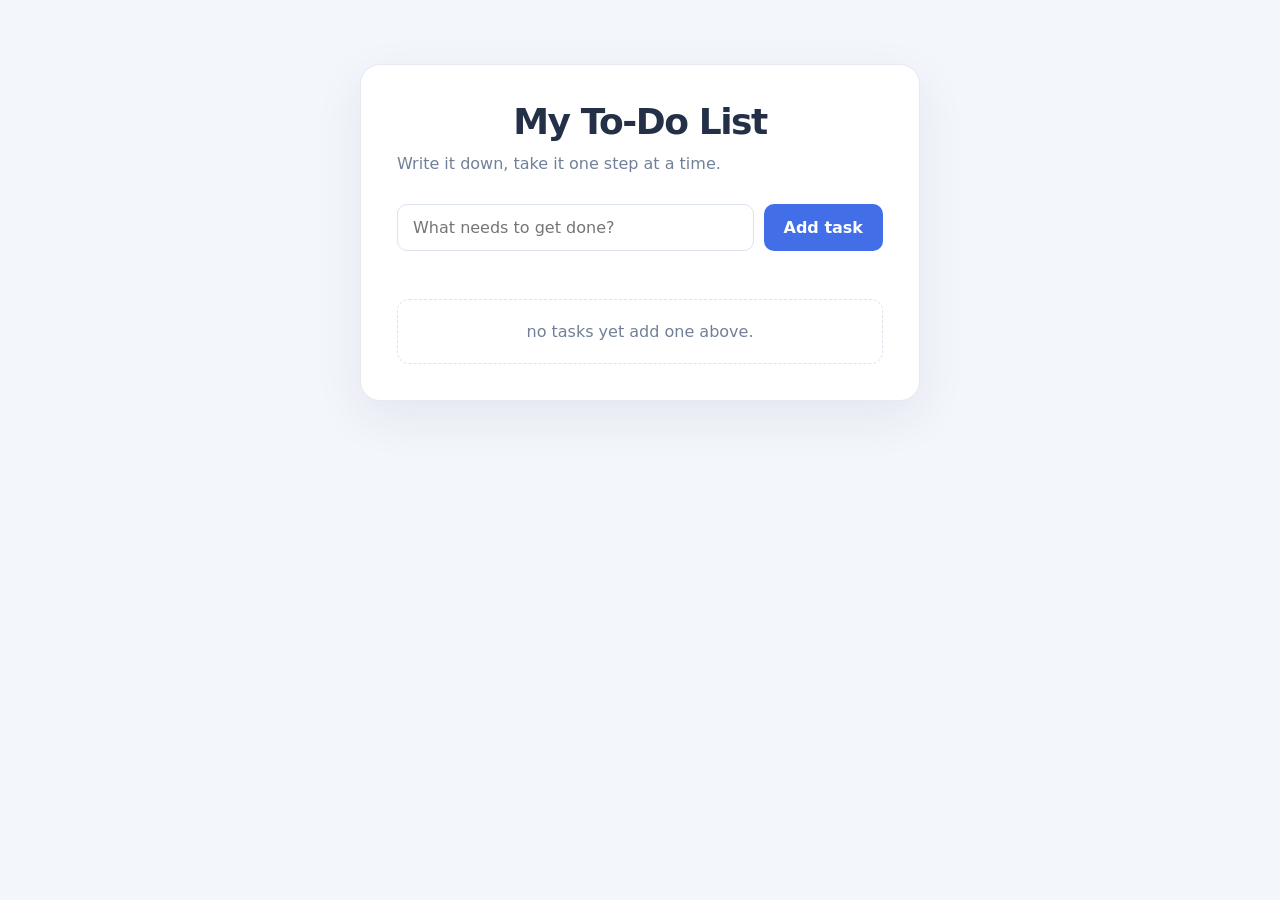
<file: One/index.html>
<!doctype html>
<html lang="en">
<head>
  <meta charset="utf-8">
  <meta name="viewport" content="width=device-width, initial-scale=1">
  <title>Daily Tasks</title>
  <link rel="stylesheet" href="style.css">
  <script src="script.js" defer></script>
</head>
<body>
  <main>
    <div class ="headingone">
      <h1>My To-Do List</h1>
    </div>
    <p class="intro">Write it down, take it one step at a time.</p>

    <form id="task-form">
      <input id="task-input" type="text" placeholder="What needs to get done?" aria-label="New task" autocomplete="off">
      <button class="add-button" type="submit">Add task</button>
    </form>

    <ul id="task-list" aria-label="Tasks"></ul>
    <p id="empty-state" class="empty-state">no tasks yet add one above.</p>
    <p id="summary" class="summary" aria-live="polite"></p>
  </main>
</body>
</html>
</file>
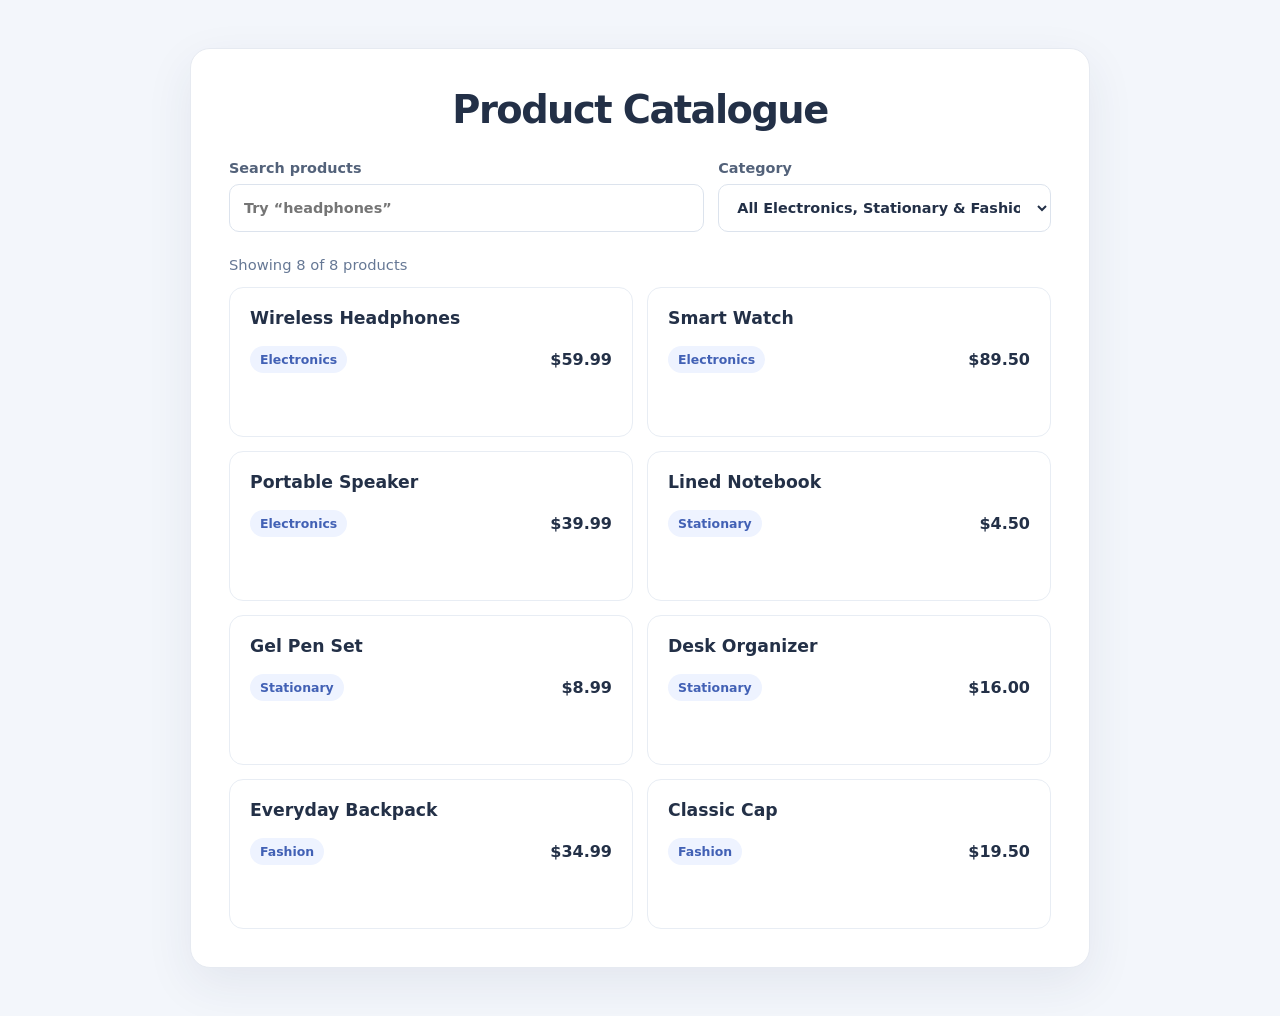
<file: question two/index.html>
<!doctype html>
<html lang="en">
<head>
  <meta charset="utf-8">
  <meta name="viewport" content="width=device-width, initial-scale=1">
  <title>Product Finder</title>
  <link rel="stylesheet" href="style.css">
  <script src="script.js" defer></script>
</head>
<body>
  <main class="store">
    <header class="page-header">
      <div class ="headingone">
        <h1>Product Catalogue</h1>
      </div>
    </header>

    <section class="filters" aria-label="Product filters">
      <label class="search-field">
        <span>Search products</span>
        <input id="search-input" type="search" placeholder="Try “headphones”" autocomplete="off">
      </label>

      <label class="category-field">
        <span>Category</span>
        <select id="category-filter">
          <option value="all">All Electronics, Stationary &amp; Fashion</option>
          <option value="Electronics">Electronics</option>
          <option value="Stationary">Stationary</option>
          <option value="Fashion">Fashion</option>
        </select>
      </label>
    </section>

    <p id="results-summary" class="results-summary" aria-live="polite"></p>
    <section id="product-grid" class="product-grid" aria-label="Products"></section>
    <p id="empty-state" class="empty-state" hidden>No products found.</p>
  </main>
</body>
</html>
</file>
<file: One/style.css>
:root {
  color-scheme: light;
  font-family: Inter, ui-sans-serif, system-ui, -apple-system, BlinkMacSystemFont, "Segoe UI", sans-serif;
  color: #233047;
  background: #f3f6fb;
}

* {
  box-sizing: border-box;
}

body {
  min-height: 100vh;
  margin: 0;
  padding: 64px 20px;
}

main {
  width: min(100%, 560px);
  margin: 0 auto;
  padding: 36px;
  border: 1px solid #e6eaf1;
  border-radius: 20px;
  background: #fff;
  box-shadow: 0 16px 48px rgb(34 53 84 / 8%);
}

.eyebrow {
  margin: 0 0 8px;
  color: #667895;
  font-size: 0.8rem;
  font-weight: 700;
  letter-spacing: 0.12em;
  text-transform: uppercase;
}

h1 {
  margin: 0;
  font-size: clamp(1.8rem, 5vw, 2.25rem);
  letter-spacing: -0.04em;
}

.intro {
  margin: 10px 0 28px;
  color: #718098;
  line-height: 1.5;
}

form {
  display: flex;
  gap: 10px;
}

input {
  min-width: 0;
  flex: 1;
  padding: 13px 15px;
  border: 1px solid #dce3ed;
  border-radius: 10px;
  color: inherit;
  font: inherit;
}

input:focus-visible,
button:focus-visible,
.task-text:focus-visible {
  outline: 3px solid #a9c8ff;
  outline-offset: 2px;
}

button {
  border: 0;
  border-radius: 10px;
  font: inherit;
  font-weight: 650;
  cursor: pointer;
}

.headingone{
  display: flex;
  justify-content: center;
}

.add-button {
  padding: 0 20px;
  background: #426ee8;
  color: #fff;
}

.add-button:hover {
  background: #315bd0;
}

ul {
  display: grid;
  gap: 10px;
  margin: 24px 0 0;
  padding: 0;
  list-style: none;
}

.task-item {
  display: flex;
  align-items: center;
  gap: 12px;
  min-height: 54px;
  padding: 10px 12px 10px 15px;
  border: 1px solid #e8edf4;
  border-radius: 12px;
  background: #fff;
}

.task-text {
  flex: 1;
  overflow-wrap: anywhere;
  cursor: pointer;
}

.task-text.completed {
  color: #8a96a8;
  text-decoration: line-through;
}

.delete-button {
  padding: 7px 10px;
  background: #fff1f0;
  color: #b54740;
}

.delete-button:hover {
  background: #ffe3e0;
}

.empty-state {
  margin: 24px 0 0;
  padding: 22px 16px;
  border: 1px dashed #dce3ed;
  border-radius: 12px;
  color: #718098;
  text-align: center;
}

.summary {
  margin: 22px 0 0;
  padding-top: 17px;
  border-top: 1px solid #edf0f5;
  color: #667895;
  font-size: 0.9rem;
}

@media (max-width: 480px) {
  body {
    padding: 24px 14px;
  }

  main {
    padding: 25px 20px;
  }
}
</file>
<file: question two/style.css>
:root {
  color-scheme: light;
  font-family: Inter, ui-sans-serif, system-ui, -apple-system, BlinkMacSystemFont, "Segoe UI", sans-serif;
  color: #233047;
  background: #f3f6fb;
}

* {
  box-sizing: border-box;
}

body {
  min-height: 100vh;
  margin: 0;
  padding: 48px 20px;
}

.store {
  width: min(100%, 900px);
  margin: 0 auto;
  padding: 38px;
  border: 1px solid #e6eaf1;
  border-radius: 20px;
  background: #fff;
  box-shadow: 0 16px 48px rgb(34 53 84 / 8%);
}

.page-header {
  margin-bottom: 28px;
}

.headingone{
  display: flex;
  justify-content: center;
}

.eyebrow {
  margin: 0 0 8px;
  color: #426ee8;
  font-size: 0.8rem;
  font-weight: 700;
  letter-spacing: 0.12em;
  text-transform: uppercase;
}

h1 {
  margin: 0;
  font-size: clamp(1.8rem, 5vw, 2.4rem);
  letter-spacing: -0.04em;
}

.intro {
  margin: 10px 0 0;
  color: #718098;
  line-height: 1.5;
}

.filters {
  display: grid;
  grid-template-columns: minmax(0, 1fr) minmax(230px, 0.7fr);
  gap: 14px;
  margin-bottom: 24px;
}

.filters label {
  display: grid;
  gap: 8px;
  color: #53627a;
  font-size: 0.9rem;
  font-weight: 600;
}

.filters input,
.filters select {
  width: 100%;
  min-height: 48px;
  padding: 0 14px;
  border: 1px solid #dce3ed;
  border-radius: 10px;
  background: #fff;
  color: #233047;
  font: inherit;
}

.filters input:focus-visible,
.filters select:focus-visible {
  outline: 3px solid #a9c8ff;
  outline-offset: 2px;
}

.results-summary {
  margin: 0 0 14px;
  color: #667895;
  font-size: 0.92rem;
}

.product-grid {
  display: grid;
  grid-template-columns: repeat(2, minmax(0, 1fr));
  gap: 14px;
}

.product-card {
  display: grid;
  align-content: start;
  gap: 18px;
  min-height: 150px;
  padding: 20px;
  border: 1px solid #e8edf4;
  border-radius: 14px;
  background: #fff;
}

.product-card h2 {
  margin: 0;
  font-size: 1.08rem;
  font-weight: 650;
}

.product-details {
  display: flex;
  align-items: center;
  justify-content: space-between;
  gap: 10px;
}

.category-tag {
  padding: 6px 10px;
  border-radius: 999px;
  background: #eef3ff;
  color: #4261b5;
  font-size: 0.78rem;
  font-weight: 650;
}

.price {
  color: #233047;
  font-weight: 700;
}

.empty-state {
  margin: 0;
  padding: 28px 16px;
  border: 1px dashed #dce3ed;
  border-radius: 12px;
  color: #718098;
  text-align: center;
}

@media (max-width: 600px) {
  body {
    padding: 24px 14px;
  }

  .store {
    padding: 25px 20px;
  }

  .filters {
    grid-template-columns: 1fr;
  }
}

@media (max-width: 420px) {
  .product-grid {
    grid-template-columns: 1fr;
  }
}
</file>
